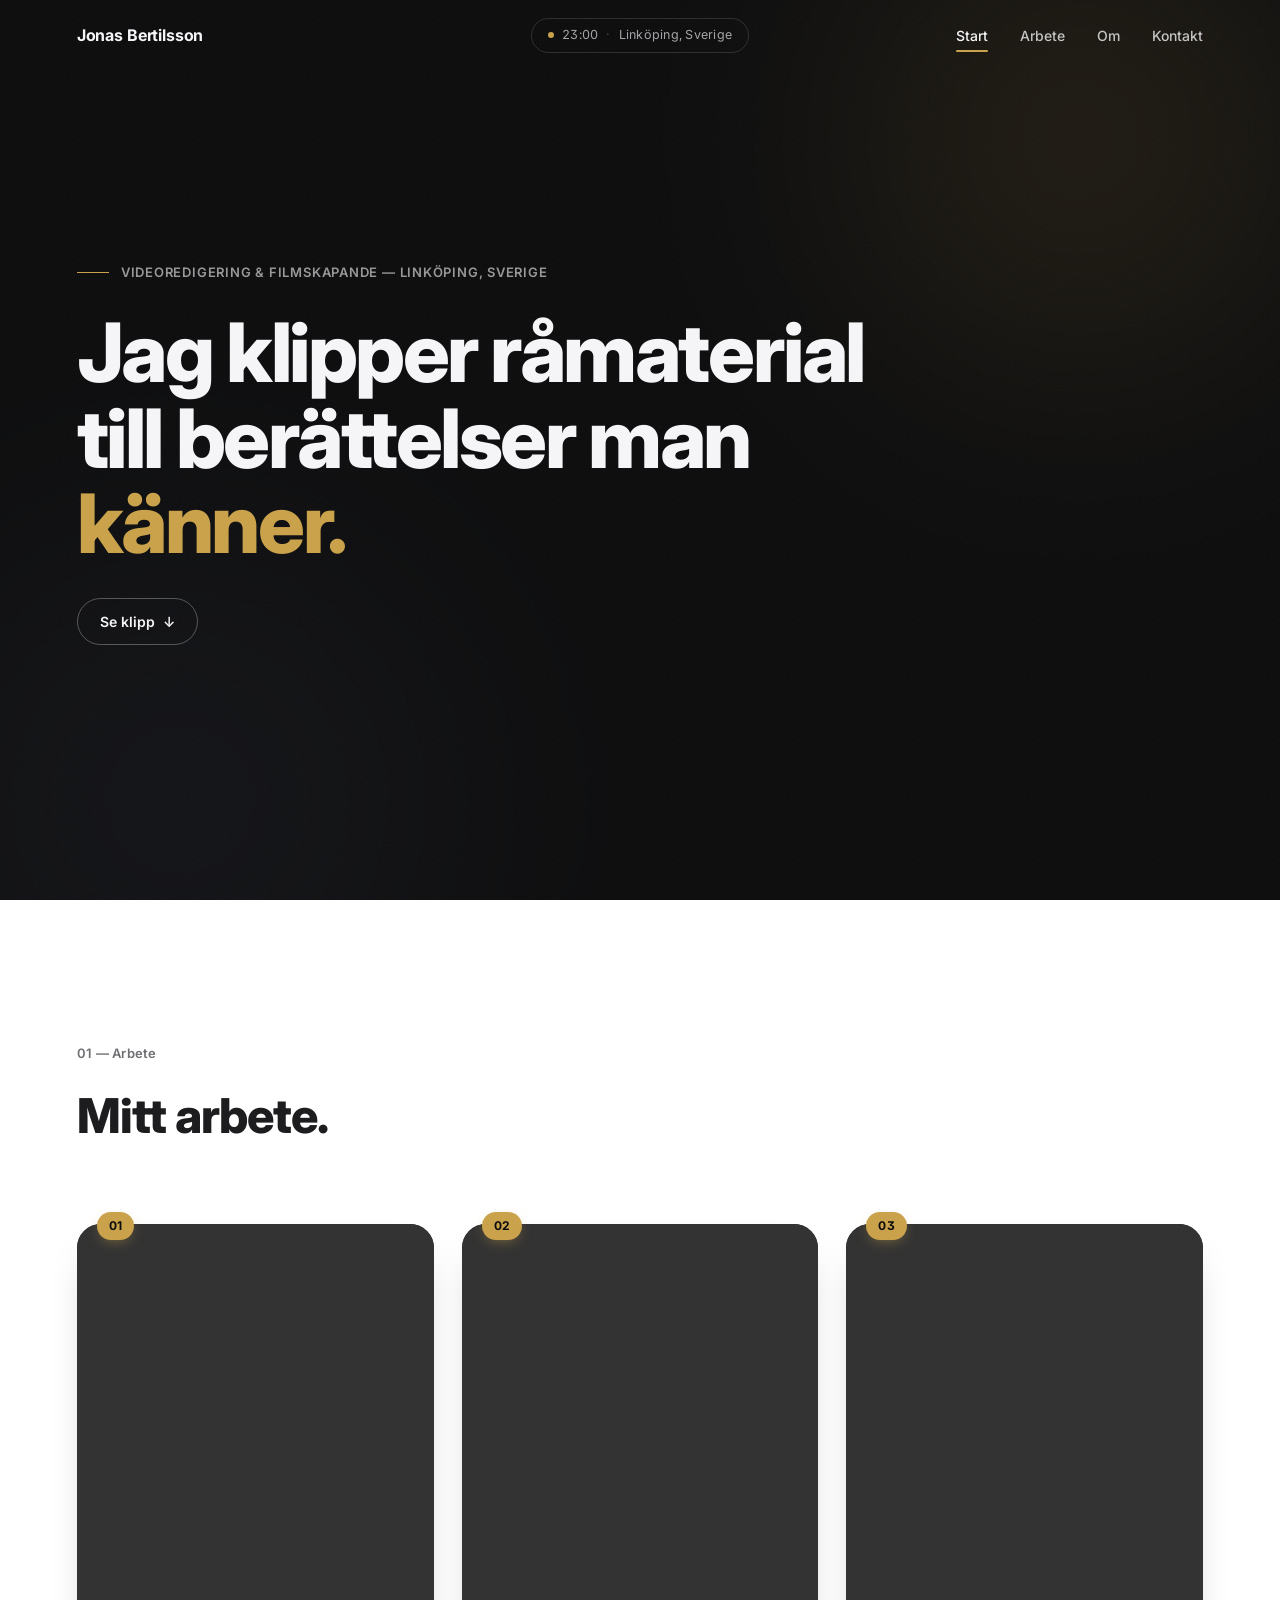
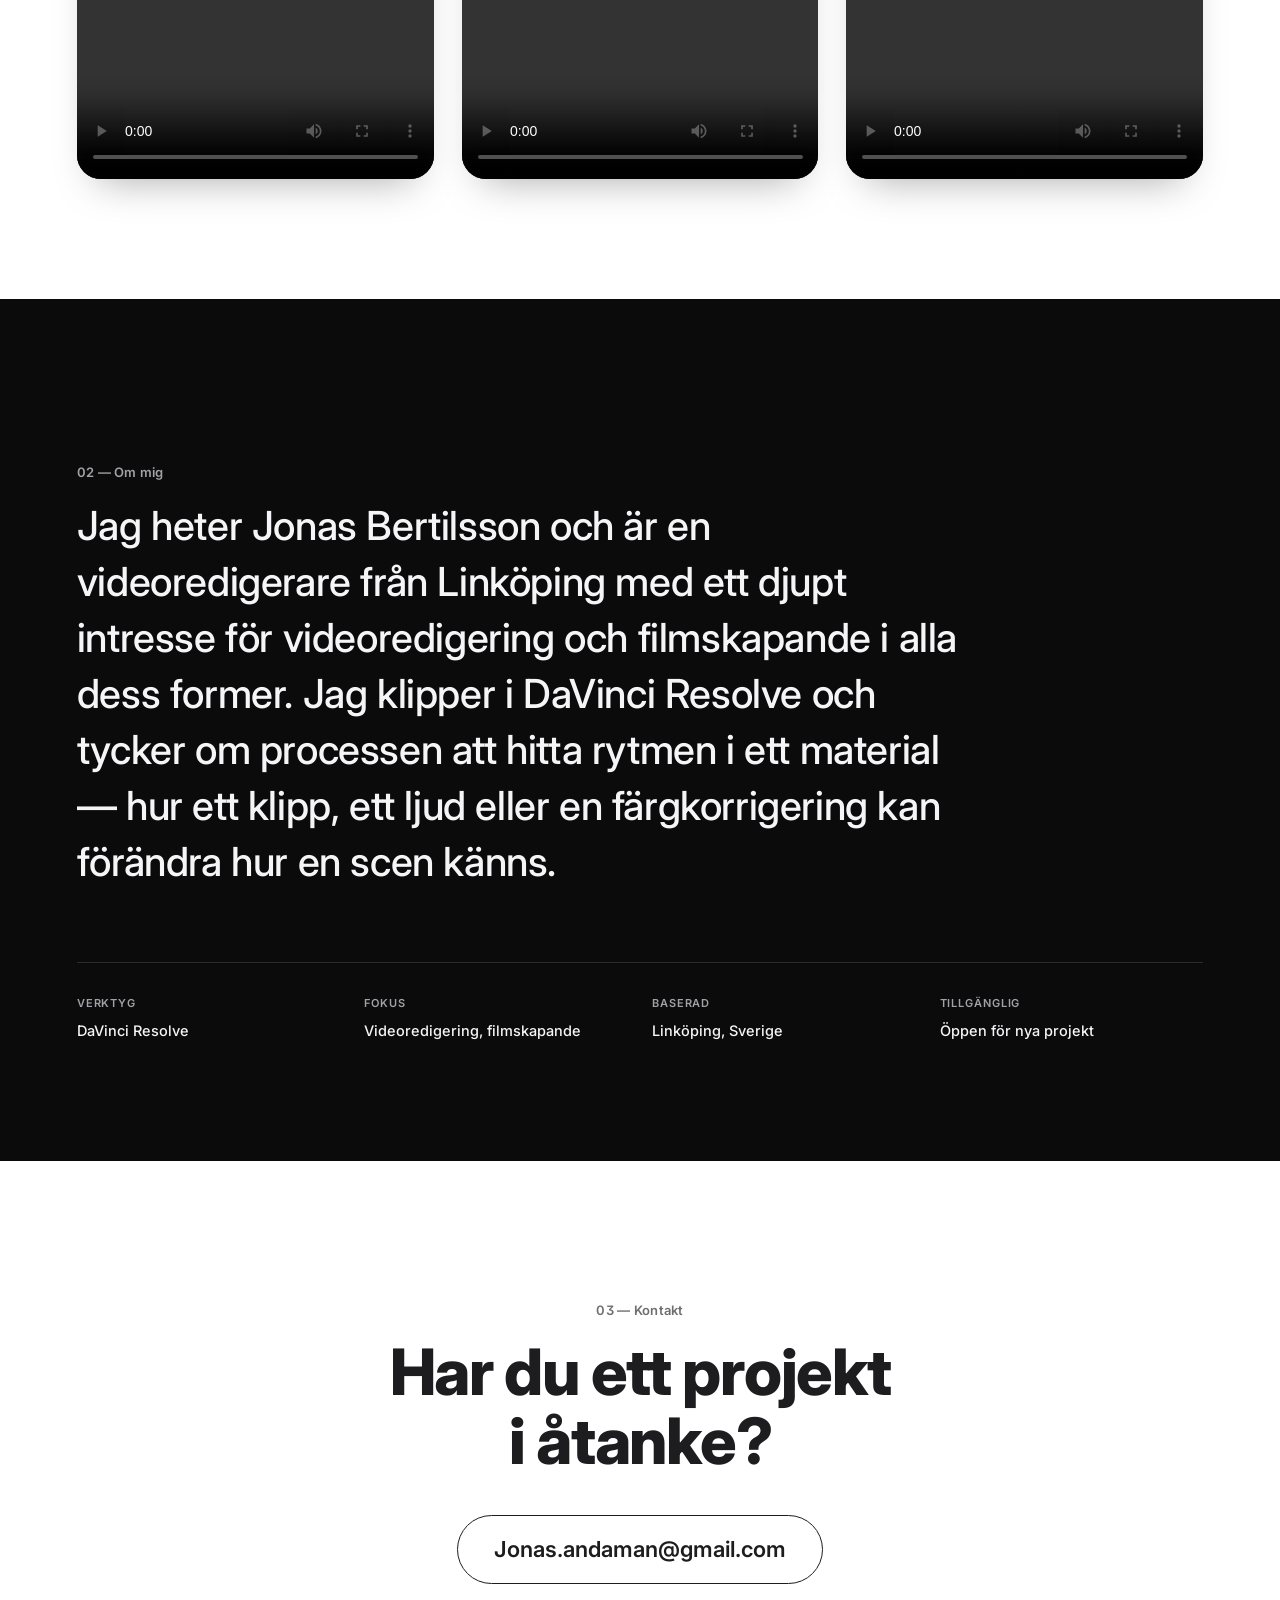
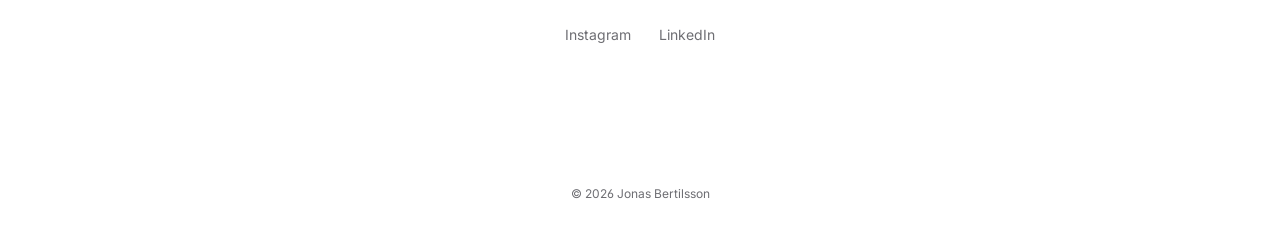
<file: min-hemsida/index.html>
<!DOCTYPE html>
<html lang="sv">
<head>
<meta charset="UTF-8">
<meta name="viewport" content="width=device-width, initial-scale=1.0">
<title>Jonas Bertilsson — Videoredigerare</title>
<link rel="preconnect" href="https://fonts.googleapis.com">
<link rel="preconnect" href="https://fonts.gstatic.com" crossorigin>
<link href="https://fonts.googleapis.com/css2?family=Inter:wght@400;500;600;700;800&family=Inter:ital@1&display=swap" rel="stylesheet">
<link rel="stylesheet" href="style.css">
</head>
<body>

  <!-- NAV -->
  <header class="nav" id="nav">
    <a href="#hero" class="nav__brand">Jonas Bertilsson</a>

    <div class="nav__status" aria-label="Lokal tid och plats">
      <span class="nav__dot" aria-hidden="true"></span>
      <span id="clock">--:--</span>
      <span class="nav__divider" aria-hidden="true">·</span>
      <span>Linköping, Sverige</span>
    </div>

    <nav class="nav__links" aria-label="Sidnavigering">
      <a href="#hero" data-target="hero">Start</a>
      <a href="#work" data-target="work">Arbete</a>
      <a href="#about" data-target="about">Om</a>
      <a href="#contact" data-target="contact">Kontakt</a>
    </nav>
  </header>

  <main>

    <!-- HERO -->
    <section id="hero" class="hero">
      <div class="hero__atmosphere" aria-hidden="true">
        <div class="hero__glow hero__glow--1"></div>
        <div class="hero__glow hero__glow--2"></div>
        <div class="hero__grain"></div>
      </div>
      <div class="hero__content">
        <p class="hero__eyebrow">Videoredigering &amp; filmskapande — Linköping, Sverige</p>
        <h1 class="hero__title">Jag klipper råmaterial<br>till berättelser man <em>känner.</em></h1>
        <a href="#work" class="hero__scroll">Se klipp<span aria-hidden="true">↓</span></a>
      </div>
    </section>

    <!-- WORK -->
    <section id="work" class="work">
      <div class="work__intro reveal">
        <span class="eyebrow">01 — Arbete</span>
        <h2 class="work__title">Mitt arbete.</h2>
      </div>

      <div class="reel">
        <article class="reel__item reveal">
          <span class="reel__num">01</span>
          <div class="reel__video">
            <video controls preload="metadata">
              <!-- Byt ut src nedan mot sökvägen till din video -->
              <source src="videos/klipp-1.mp4" type="video/mp4">
              Din webbläsare stödjer inte video-uppspelning.
            </video>
          </div>
        </article>

        <article class="reel__item reveal">
          <span class="reel__num">02</span>
          <div class="reel__video">
            <video controls preload="metadata">
              <source src="videos/klipp-2.mp4" type="video/mp4">
              Din webbläsare stödjer inte video-uppspelning.
            </video>
          </div>
        </article>

        <article class="reel__item reveal">
          <span class="reel__num">03</span>
          <div class="reel__video">
            <video controls preload="metadata">
              <source src="videos/klipp-3.mp4" type="video/mp4">
              Din webbläsare stödjer inte video-uppspelning.
            </video>
          </div>
        </article>
      </div>
    </section>

    <!-- ABOUT -->
    <section id="about" class="about">
      <span class="eyebrow eyebrow--dark reveal">02 — Om mig</span>
      <p class="about__text reveal">
        Jag heter Jonas Bertilsson och är en videoredigerare från
        Linköping med ett djupt intresse för videoredigering och
        filmskapande i alla dess former. Jag klipper i DaVinci Resolve
        och tycker om processen att hitta rytmen i ett material — hur
        ett klipp, ett ljud eller en färgkorrigering kan förändra hur
        en scen känns.
      </p>

      <ul class="about__facts reveal">
        <li><span>Verktyg</span>DaVinci Resolve</li>
        <li><span>Fokus</span>Videoredigering, filmskapande</li>
        <li><span>Baserad</span>Linköping, Sverige</li>
        <li><span>Tillgänglig</span>Öppen för nya projekt</li>
      </ul>
    </section>

    <!-- CONTACT -->
    <section id="contact" class="contact">
      <span class="eyebrow">03 — Kontakt</span>
      <h2 class="contact__title">Har du ett projekt<br>i åtanke?</h2>
      <a href="mailto:Jonas.andaman@gmail.com" class="contact__cta">
        Jonas.andaman@gmail.com
      </a>
      <div class="contact__links">
        <a href="https://instagram.com/jonasbertilsson" target="_blank" rel="noopener">Instagram</a>
        <a href="https://www.linkedin.com/in/jonas-bertilsson-81289327b/" target="_blank" rel="noopener">LinkedIn</a>
      </div>
    </section>

  </main>

  <footer class="footer">
    <p>© 2026 Jonas Bertilsson</p>
  </footer>

  <script src="script.js"></script>
</body>
</html>
</file>
<file: min-hemsida/style.css>
/* ============================================
   TOKENS
   ============================================ */
:root {
  --white:     #FFFFFF;
  --black:     #0B0B0C;
  --ink:       #1D1D1F;
  --ink-dark:  #F5F5F7;
  --muted:     #6E6E73;
  --muted-dark:#A1A1A6;
  --line:      #E5E5E7;
  --line-dark: #2C2C2E;
  --accent:    #C9A24B;   /* muted brushed gold, used sparingly */
  --accent-soft: rgba(201, 162, 75, 0.16);

  --font: -apple-system, BlinkMacSystemFont, 'Inter', 'Segoe UI', Roboto, Helvetica, Arial, sans-serif;

  --pad: clamp(24px, 6vw, 96px);
}

* { box-sizing: border-box; }

html { scroll-behavior: smooth; }

@media (prefers-reduced-motion: reduce) {
  html { scroll-behavior: auto; }
  * { animation: none !important; transition: none !important; }
}

body {
  margin: 0;
  background: var(--white);
  color: var(--ink);
  font-family: var(--font);
  font-size: 17px;
  line-height: 1.5;
  -webkit-font-smoothing: antialiased;
  font-feature-settings: "ss01";
}

a { color: inherit; text-decoration: none; }

img { max-width: 100%; display: block; }

.eyebrow {
  display: inline-block;
  font-size: 13px;
  font-weight: 600;
  letter-spacing: 0.02em;
  color: var(--muted);
  margin-bottom: 16px;
}

.eyebrow--dark { color: var(--muted-dark); }

/* ============================================
   NAV — sticky Apple-style pill bar
   ============================================ */
.nav {
  position: fixed;
  top: 0;
  left: 0;
  right: 0;
  z-index: 50;
  display: grid;
  grid-template-columns: 1fr auto 1fr;
  align-items: center;
  gap: 24px;
  padding: 18px var(--pad);
  transition: background 0.3s ease, padding 0.3s ease, backdrop-filter 0.3s ease;
  color: var(--ink-dark);
}

.nav.is-scrolled {
  background: rgba(11, 11, 12, 0.72);
  backdrop-filter: blur(16px) saturate(160%);
  -webkit-backdrop-filter: blur(16px) saturate(160%);
  padding: 12px var(--pad);
}

.nav__brand {
  font-weight: 700;
  font-size: 16px;
  letter-spacing: -0.01em;
  justify-self: start;
}

.nav__status {
  justify-self: center;
  display: flex;
  align-items: center;
  gap: 8px;
  font-size: 12.5px;
  font-variant-numeric: tabular-nums;
  letter-spacing: 0.02em;
  color: rgba(245, 245, 247, 0.65);
  padding: 7px 16px;
  border: 1px solid rgba(245, 245, 247, 0.14);
  border-radius: 100px;
  white-space: nowrap;
}

.nav__dot {
  width: 6px;
  height: 6px;
  border-radius: 50%;
  background: var(--accent);
  box-shadow: 0 0 0 0 rgba(201, 162, 75, 0.6);
  animation: pulse 2.4s ease-in-out infinite;
  flex-shrink: 0;
}

.nav__divider { opacity: 0.4; }

@keyframes pulse {
  0%   { box-shadow: 0 0 0 0 rgba(201, 162, 75, 0.55); }
  70%  { box-shadow: 0 0 0 6px rgba(201, 162, 75, 0); }
  100% { box-shadow: 0 0 0 0 rgba(201, 162, 75, 0); }
}

@media (max-width: 760px) {
  .nav__status span:last-child { display: none; }
  .nav__divider { display: none; }
}

.nav__links {
  display: flex;
  gap: 32px;
  justify-self: end;
}

.nav__links a {
  font-size: 14px;
  font-weight: 500;
  color: rgba(245, 245, 247, 0.78);
  transition: color 0.2s ease;
  position: relative;
}

.nav__links a:hover,
.nav__links a.active {
  color: var(--ink-dark);
}

.nav__links a.active::after {
  content: '';
  position: absolute;
  left: 0;
  right: 0;
  bottom: -6px;
  height: 2px;
  background: var(--accent);
  border-radius: 1px;
}

@media (max-width: 640px) {
  .nav__links { gap: 18px; }
  .nav__brand { font-size: 14px; }
  .nav__links a { font-size: 13px; }
}

/* ============================================
   HERO
   ============================================ */
.hero {
  position: relative;
  min-height: 100vh;
  display: flex;
  align-items: center;
  overflow: hidden;
  background: var(--black);
}

.hero__atmosphere {
  position: absolute;
  inset: 0;
  z-index: 0;
}

.hero__glow {
  position: absolute;
  border-radius: 50%;
  filter: blur(120px);
  opacity: 0.5;
  will-change: transform;
}

.hero__glow--1 {
  width: 640px;
  height: 640px;
  top: -180px;
  right: -120px;
  background: radial-gradient(circle, rgba(201,162,75,0.35), transparent 70%);
}

.hero__glow--2 {
  width: 720px;
  height: 720px;
  bottom: -260px;
  left: -180px;
  background: radial-gradient(circle, rgba(90,100,130,0.28), transparent 70%);
}

.hero__grain {
  position: absolute;
  inset: 0;
  opacity: 0.05;
  background-image: url("data:image/svg+xml,%3Csvg xmlns='http://www.w3.org/2000/svg' width='120' height='120'%3E%3Cfilter id='n'%3E%3CfeTurbulence type='fractalNoise' baseFrequency='0.9' numOctaves='2' stitchTiles='stitch'/%3E%3C/filter%3E%3Crect width='100%25' height='100%25' filter='url(%23n)'/%3E%3C/svg%3E");
  mix-blend-mode: overlay;
}

.hero__content {
  position: relative;
  z-index: 2;
  padding: 0 var(--pad);
  color: var(--ink-dark);
  max-width: 980px;
}

.hero__eyebrow {
  display: inline-flex;
  align-items: center;
  gap: 12px;
  font-size: 13px;
  font-weight: 600;
  letter-spacing: 0.06em;
  text-transform: uppercase;
  color: rgba(245, 245, 247, 0.6);
  margin: 0 0 28px 0;
}

.hero__eyebrow::before {
  content: '';
  width: 32px;
  height: 1px;
  background: var(--accent);
}

.hero__title {
  font-family: var(--font);
  font-weight: 800;
  font-size: clamp(38px, 6.4vw, 84px);
  line-height: 1.04;
  letter-spacing: -0.03em;
  margin: 0 0 32px 0;
}

.hero__title em {
  font-style: normal;
  color: var(--accent);
}

.hero__scroll {
  display: inline-flex;
  align-items: center;
  gap: 8px;
  font-size: 14px;
  font-weight: 600;
  color: var(--ink-dark);
  padding: 12px 22px;
  border: 1px solid rgba(245, 245, 247, 0.3);
  border-radius: 100px;
  transition: background 0.25s ease, border-color 0.25s ease;
}

.hero__scroll:hover {
  background: rgba(245, 245, 247, 0.12);
  border-color: rgba(245, 245, 247, 0.6);
}

.hero__scroll span { transition: transform 0.25s ease; }
.hero__scroll:hover span { transform: translateY(3px); }

/* ============================================
   WORK
   ============================================ */
.work {
  background: var(--white);
  padding: 140px var(--pad) 120px;
}

.work__intro {
  max-width: 640px;
  margin: 0 0 72px 0;
}

.work__title {
  font-family: var(--font);
  font-weight: 800;
  font-size: clamp(30px, 4vw, 48px);
  letter-spacing: -0.02em;
  margin: 0;
}

.reel {
  display: grid;
  grid-template-columns: repeat(3, 1fr);
  gap: 28px;
}

@media (max-width: 900px) {
  .reel { grid-template-columns: 1fr; }
}

.reel__item {
  position: relative;
}

.reel__num {
  position: absolute;
  top: -12px;
  left: 20px;
  z-index: 3;
  font-size: 12px;
  font-weight: 700;
  color: var(--black);
  background: var(--accent);
  padding: 5px 12px;
  border-radius: 100px;
  letter-spacing: 0.02em;
  box-shadow: 0 4px 14px -4px rgba(201, 162, 75, 0.55);
}

.reel__video {
  aspect-ratio: 9 / 14;
  background: #111113;
  border-radius: 24px;
  overflow: hidden;
  box-shadow: 0 20px 40px -20px rgba(0,0,0,0.35);
  transition: transform 0.4s cubic-bezier(0.16, 1, 0.3, 1), box-shadow 0.4s ease;
}

.reel__item:hover .reel__video {
  transform: translateY(-6px);
  box-shadow: 0 28px 56px -20px rgba(0,0,0,0.45);
}

.reel__video video {
  width: 100%;
  height: 100%;
  object-fit: cover;
  display: block;
}

/* ============================================
   ABOUT
   ============================================ */
.about {
  background: var(--black);
  color: var(--ink-dark);
  padding: 160px var(--pad) 120px;
}

.about__text {
  font-family: var(--font);
  font-weight: 500;
  font-size: clamp(24px, 3.4vw, 40px);
  line-height: 1.4;
  letter-spacing: -0.01em;
  color: var(--ink-dark);
  max-width: 900px;
  margin: 0 0 72px 0;
}

.about__facts {
  list-style: none;
  margin: 0;
  padding: 32px 0 0 0;
  border-top: 1px solid var(--line-dark);
  display: grid;
  grid-template-columns: repeat(4, 1fr);
  gap: 24px;
}

@media (max-width: 760px) {
  .about__facts { grid-template-columns: 1fr 1fr; }
}

.about__facts li {
  font-size: 14.5px;
  color: var(--ink-dark);
  font-weight: 500;
}

.about__facts span {
  display: block;
  font-size: 11px;
  letter-spacing: 0.08em;
  text-transform: uppercase;
  color: var(--muted-dark);
  margin-bottom: 8px;
  font-weight: 600;
}

/* ============================================
   CONTACT
   ============================================ */
.contact {
  background: var(--white);
  padding: 140px var(--pad) 100px;
  text-align: center;
  display: flex;
  flex-direction: column;
  align-items: center;
}

.contact__title {
  font-family: var(--font);
  font-weight: 800;
  font-size: clamp(32px, 5.5vw, 64px);
  letter-spacing: -0.02em;
  line-height: 1.08;
  margin: 0 0 40px 0;
}

.contact__cta {
  display: inline-block;
  font-size: clamp(17px, 2.2vw, 22px);
  font-weight: 600;
  color: var(--ink);
  background: transparent;
  border: 1.5px solid var(--ink);
  padding: 17px 36px;
  border-radius: 100px;
  transition: background 0.25s ease, color 0.25s ease, border-color 0.25s ease, transform 0.25s ease;
}

.contact__cta:hover {
  background: var(--ink);
  color: var(--white);
  border-color: var(--ink);
  transform: translateY(-2px);
}

.contact__links {
  display: flex;
  gap: 28px;
  margin-top: 40px;
  font-size: 14px;
}

.contact__links a {
  color: var(--muted);
  transition: color 0.2s ease;
}

.contact__links a:hover { color: var(--ink); }

/* ============================================
   FOOTER
   ============================================ */
.footer {
  padding: 28px var(--pad);
  font-size: 12px;
  color: var(--muted);
  text-align: center;
  background: var(--white);
}

/* ============================================
   SCROLL REVEAL
   ============================================ */
.reveal {
  opacity: 0;
  transform: translateY(24px);
  transition: opacity 0.8s ease, transform 0.8s cubic-bezier(0.16, 1, 0.3, 1);
}

.reveal.is-visible {
  opacity: 1;
  transform: translateY(0);
}

/* ============================================
   FOCUS STATES
   ============================================ */
a:focus-visible {
  outline: 2px solid var(--accent);
  outline-offset: 3px;
}
</file>
